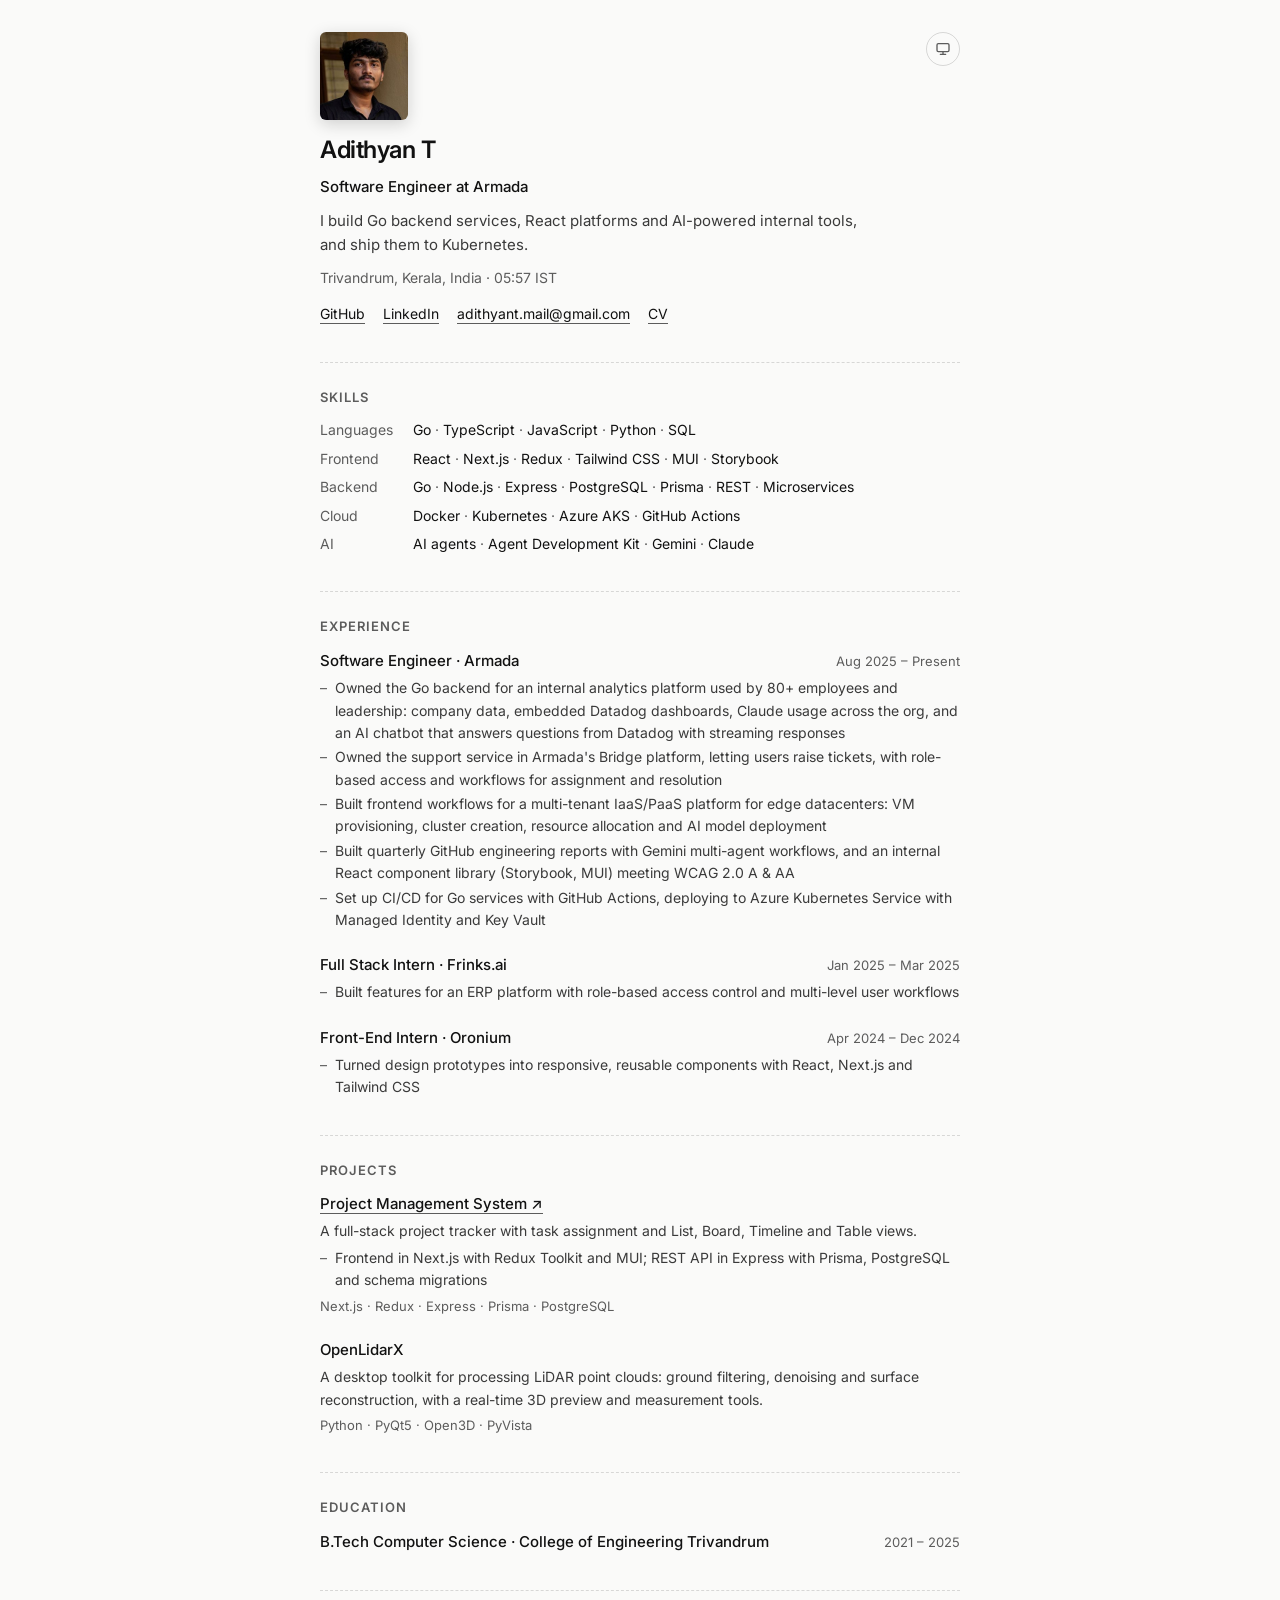
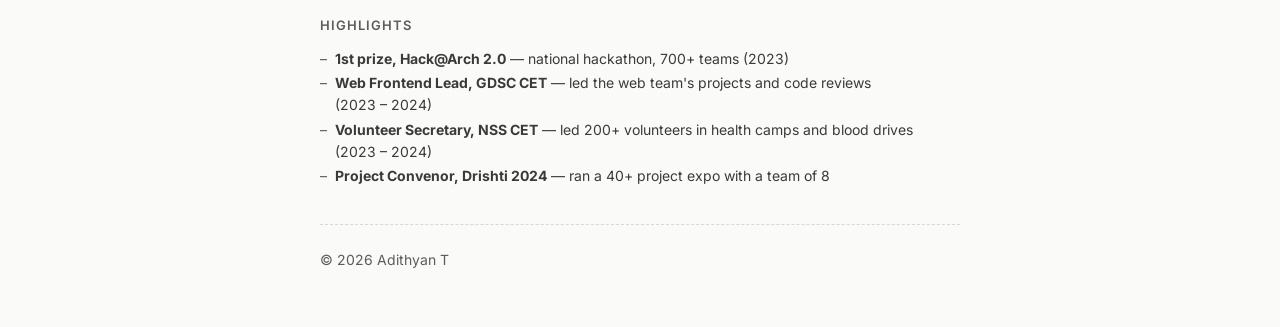
<file: index.html>
<!doctype html>
<html lang="en">
<head>
  <meta charset="utf-8" />
  <meta name="viewport" content="width=device-width, initial-scale=1" />
  <!-- Page content lives in content.json. Only the tags below (search results and link previews) are edited here. -->
  <title>Adithyan T — Software Engineer</title>
  <meta name="description" content="Software engineer at Armada building Go services, React platforms and AI tooling." />
  <meta property="og:title" content="Adithyan T — Software Engineer" />
  <meta property="og:description" content="Software engineer at Armada building Go services, React platforms and AI tooling." />
  <!-- link previews: replace https://adithyant.me with your real address once the site is live -->
  <meta property="og:type" content="website" />
  <meta property="og:url" content="https://adithyant.me/" />
  <meta property="og:image" content="https://adithyant.me/avatar.jpg" />
  <meta name="twitter:card" content="summary" />
  <link rel="preconnect" href="https://fonts.googleapis.com" />
  <link rel="preconnect" href="https://fonts.gstatic.com" crossorigin />
  <link href="https://fonts.googleapis.com/css2?family=Inter:wght@400;500;600&display=swap" rel="stylesheet" />
  <link rel="stylesheet" href="style.css" />
  <!-- apply a saved light/dark choice before the page paints, so there's no flash of the wrong theme -->
  <script>
    try {
      const theme = localStorage.getItem("theme");
      if (theme === "light" || theme === "dark") document.documentElement.dataset.theme = theme;
    } catch {}
  </script>
</head>
<body>
  <main id="app" aria-busy="true"></main>
  <script src="theme.js"></script>
  <script src="script.js"></script>
  <!-- visitor analytics (no cookies): dashboard at https://adithyant.goatcounter.com -->
  <script data-goatcounter="https://adithyant.goatcounter.com/count" async src="https://gc.zgo.at/count.js"></script>
</body>
</html>
</file>
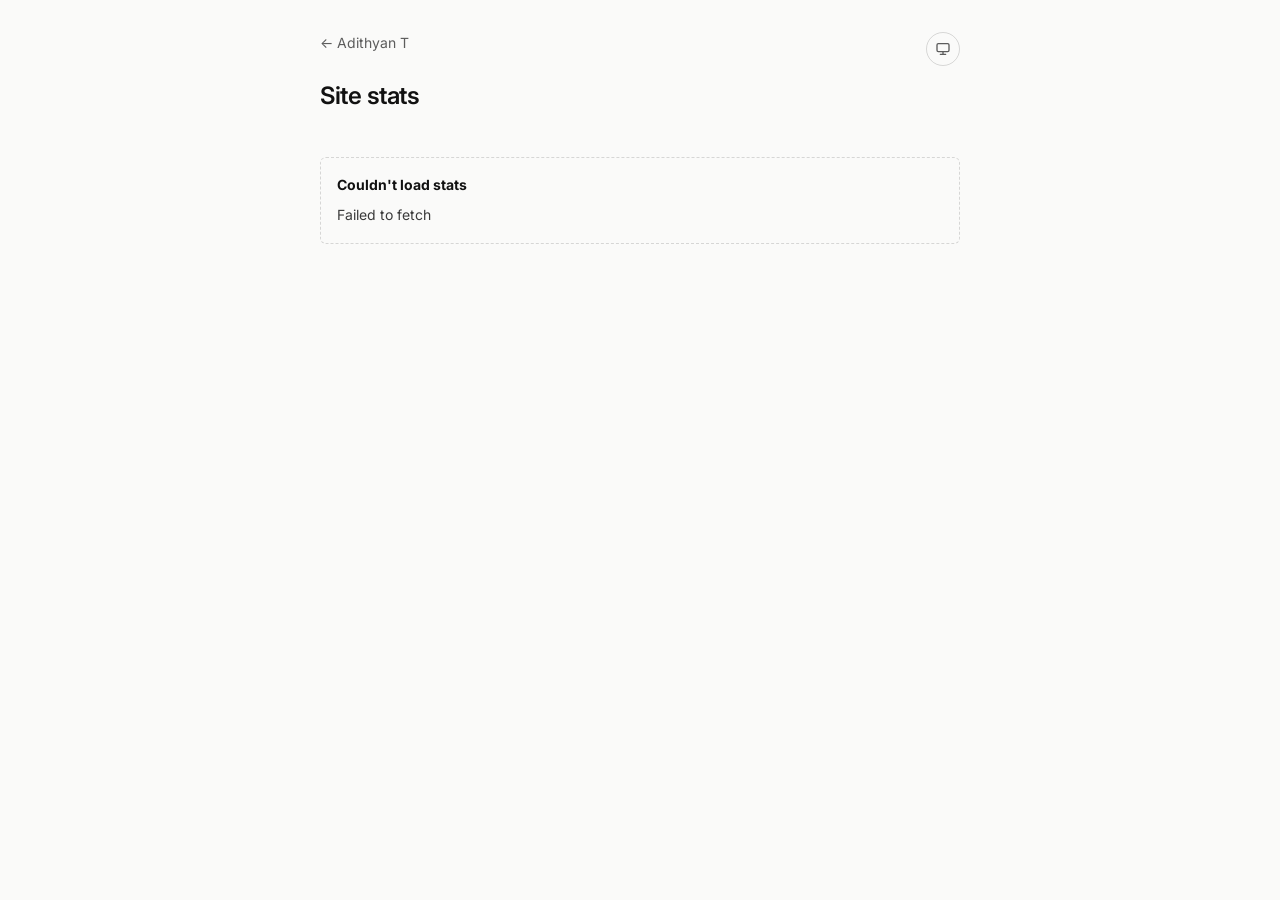
<file: stats.html>
<!doctype html>
<html lang="en">
<head>
  <meta charset="utf-8" />
  <meta name="viewport" content="width=device-width, initial-scale=1" />
  <title>Site stats — Adithyan T</title>
  <!-- unlisted: keep it out of search results -->
  <meta name="robots" content="noindex, nofollow" />
  <link rel="preconnect" href="https://fonts.googleapis.com" />
  <link rel="preconnect" href="https://fonts.gstatic.com" crossorigin />
  <link href="https://fonts.googleapis.com/css2?family=Inter:wght@400;500;600&display=swap" rel="stylesheet" />
  <link rel="stylesheet" href="style.css" />
  <script>
    try {
      const theme = localStorage.getItem("theme");
      if (theme === "light" || theme === "dark") document.documentElement.dataset.theme = theme;
    } catch {}
  </script>
</head>
<body>
  <main id="stats" aria-busy="true">
    <header>
      <div class="header-top">
        <a class="back" href="./">← Adithyan T</a>
        <span id="toggle-slot"></span>
      </div>
      <h1>Site stats</h1>
      <p class="meta" id="stats-meta">Loading…</p>
    </header>
    <div id="stats-body"></div>
  </main>
  <script src="theme.js"></script>
  <script src="stats.js"></script>
</body>
</html>
</file>
<file: style.css>
:root {
  --bg: #fafaf9;
  --fg: #111111;
  --text: #3a3a3a;
  --muted: #5c5c5c;
  --accent: #0f766e;
  --rule: rgba(0, 0, 0, 0.14);
  --shadow: rgba(17, 17, 17, 0.18);
  --chart: #0d9488;
  color-scheme: light;
}

/* dark palette: used when the system is dark (unless the visitor picked light), or when they picked dark */
@media (prefers-color-scheme: dark) {
  :root:not([data-theme="light"]) {
    --bg: #111111;
    --fg: #f2f2f2;
    --text: #c8c8c8;
    --muted: #9a9a9a;
    --accent: #5eead4;
    --rule: rgba(255, 255, 255, 0.16);
    --shadow: rgba(0, 0, 0, 0.5);
    --chart: #11a596;
    color-scheme: dark;
  }
}
:root[data-theme="dark"] {
  --bg: #111111;
  --fg: #f2f2f2;
  --text: #c8c8c8;
  --muted: #9a9a9a;
  --accent: #5eead4;
  --rule: rgba(255, 255, 255, 0.16);
  --shadow: rgba(0, 0, 0, 0.5);
  --chart: #11a596;
  color-scheme: dark;
}

* { box-sizing: border-box; margin: 0; padding: 0; }

body {
  background: var(--bg);
  color: var(--text);
  font-family: "Inter", system-ui, -apple-system, "Segoe UI", sans-serif;
  font-size: 15px;
  line-height: 1.6;
  -webkit-font-smoothing: antialiased;
}

a { color: inherit; text-decoration: none; transition: color 0.15s; }
a:hover { color: var(--accent); text-decoration: underline; text-underline-offset: 3px; }

main {
  position: relative;
  max-width: 680px;
  margin: 0 auto;
  padding: 32px 20px 56px;
  display: flex;
  flex-direction: column;
  gap: 36px;
}

/* header */
header { display: flex; flex-direction: column; gap: 10px; }

#avatar {
  width: 88px;
  height: 88px;
  border-radius: 6px;
  object-fit: cover;
  box-shadow: 0 4px 16px var(--shadow);
  /* not clickable, selectable or draggable; no "save image" on right-click or long-press */
  pointer-events: none;
  user-select: none;
  -webkit-user-select: none;
  -webkit-touch-callout: none;
}

h1 { font-size: 24px; font-weight: 600; letter-spacing: -0.02em; color: var(--fg); line-height: 1.2; }
.role { font-weight: 500; color: var(--fg); }
.bio { max-width: 560px; }
.meta { font-size: 14px; color: var(--muted); }
.status { color: var(--accent); }

nav { display: flex; flex-wrap: wrap; gap: 6px 18px; font-size: 14px; color: var(--fg); margin-top: 4px; }
nav a { text-decoration: underline; text-decoration-color: var(--muted); text-decoration-thickness: 1px; text-underline-offset: 4px; }
nav a:hover { text-decoration-color: var(--accent); }

/* sections */
section {
  display: flex;
  flex-direction: column;
  gap: 12px;
  padding-top: 24px;
  border-top: 1px dashed var(--rule);
}
h2 { font-size: 13px; font-weight: 600; letter-spacing: 0.08em; text-transform: uppercase; color: var(--muted); }

.stack { display: flex; flex-direction: column; gap: 22px; }
.entry { display: flex; flex-direction: column; gap: 4px; }

.row { display: flex; justify-content: space-between; align-items: baseline; gap: 12px; flex-wrap: wrap; }
.title { font-weight: 500; color: var(--fg); }
/* linked titles get a quiet underline so they read as links on touch screens, where there's no hover */
a.title { text-decoration: underline; text-decoration-color: var(--muted); text-decoration-thickness: 1px; text-underline-offset: 4px; }
a.title:hover { text-decoration-color: var(--accent); }
.date { font-size: 13px; color: var(--muted); white-space: nowrap; }
.desc { font-size: 14px; }
.tech { font-size: 13px; color: var(--muted); }

ul { list-style: none; display: flex; flex-direction: column; gap: 2px; }
li { display: flex; gap: 8px; font-size: 14px; }
li::before { content: "–"; color: var(--muted); flex-shrink: 0; }

.skills { display: grid; grid-template-columns: max-content 1fr; gap: 6px 20px; font-size: 14px; }
.skills dt { color: var(--muted); }
.skills dd { color: var(--fg); }
.nowrap { white-space: nowrap; }
.sep { color: var(--muted); }

footer { font-size: 14px; color: var(--muted); padding-top: 24px; border-top: 1px dashed var(--rule); }
footer a { color: var(--fg); text-decoration: underline; text-underline-offset: 3px; }

/* theme toggle: system → light → dark, top-right on the same row as the photo */
.header-top { display: flex; align-items: flex-start; justify-content: space-between; margin-bottom: 6px; }
.theme-toggle {
  flex-shrink: 0;
  display: inline-flex;
  align-items: center;
  justify-content: center;
  width: 34px;
  height: 34px;
  padding: 0;
  color: var(--muted);
  background: transparent;
  border: 1px solid var(--rule);
  border-radius: 999px;
  cursor: pointer;
  transition: color 0.15s, border-color 0.15s;
}
.theme-toggle:hover { color: var(--fg); border-color: var(--muted); }
.theme-toggle:focus-visible { outline: 2px solid var(--accent); outline-offset: 2px; }
.theme-toggle svg { width: 16px; height: 16px; }

.load-error { display: flex; flex-direction: column; gap: 8px; font-size: 14px; padding: 16px; border: 1px dashed var(--rule); border-radius: 6px; }
.load-error strong { color: var(--fg); }

/* ---------- stats page ---------- */
.back { font-size: 14px; color: var(--muted); }

.tiles { display: grid; grid-template-columns: repeat(4, 1fr); gap: 12px; }
.tile { padding: 12px 14px; border: 1px solid var(--rule); border-radius: 8px; min-width: 0; }
.tile-label { font-size: 13px; color: var(--muted); }
.tile-value { font-size: 24px; font-weight: 600; color: var(--fg); line-height: 1.3; }
.tile-value.text { font-size: 16px; line-height: 1.95; white-space: nowrap; overflow: hidden; text-overflow: ellipsis; }
.tile-note { font-size: 12px; color: var(--muted); }

.chart { position: relative; }
.chart svg { display: block; overflow: visible; }
.chart .bar { fill: var(--chart); }
.chart .grid { stroke: var(--rule); stroke-width: 1; }
.chart .baseline { stroke: var(--muted); stroke-width: 1; }
.chart .axis { fill: var(--muted); font-size: 11px; font-variant-numeric: tabular-nums; }
.chart .hit { fill: transparent; cursor: default; }
.chart .hit.active { fill: var(--rule); opacity: 0.5; }
.chart-tooltip {
  position: absolute;
  top: -6px;
  transform: translate(-50%, -100%);
  padding: 4px 8px;
  font-size: 12px;
  white-space: nowrap;
  color: var(--bg);
  background: var(--fg);
  border-radius: 6px;
  pointer-events: none;
}
.chart-table summary { font-size: 13px; color: var(--muted); cursor: pointer; }
.chart-table table { margin-top: 8px; border-collapse: collapse; font-size: 13px; font-variant-numeric: tabular-nums; }
.chart-table th, .chart-table td { padding: 2px 16px 2px 0; text-align: left; }
.chart-table th { color: var(--muted); font-weight: 500; }

.bar-list { gap: 10px; }
.bar-list li { display: block; font-size: 14px; }
.bar-list li::before { content: none; }
.bar-row { display: flex; justify-content: space-between; gap: 12px; }
.bar-name { color: var(--fg); overflow-wrap: anywhere; }
.bar-count { color: var(--muted); font-variant-numeric: tabular-nums; }
.bar-track { height: 4px; margin-top: 4px; }
.bar-fill { height: 100%; background: var(--chart); border-radius: 0 4px 4px 0; }
.empty { font-size: 14px; color: var(--muted); }

@media (max-width: 480px) {
  .tiles { grid-template-columns: repeat(2, 1fr); }
  main { padding-top: 20px; }
  .skills { grid-template-columns: 1fr; gap: 0; }
  .skills dt { font-size: 13px; }
  .skills dd { margin: 2px 0 14px; line-height: 1.7; }
  .skills dd:last-child { margin-bottom: 0; }
}
</file>
